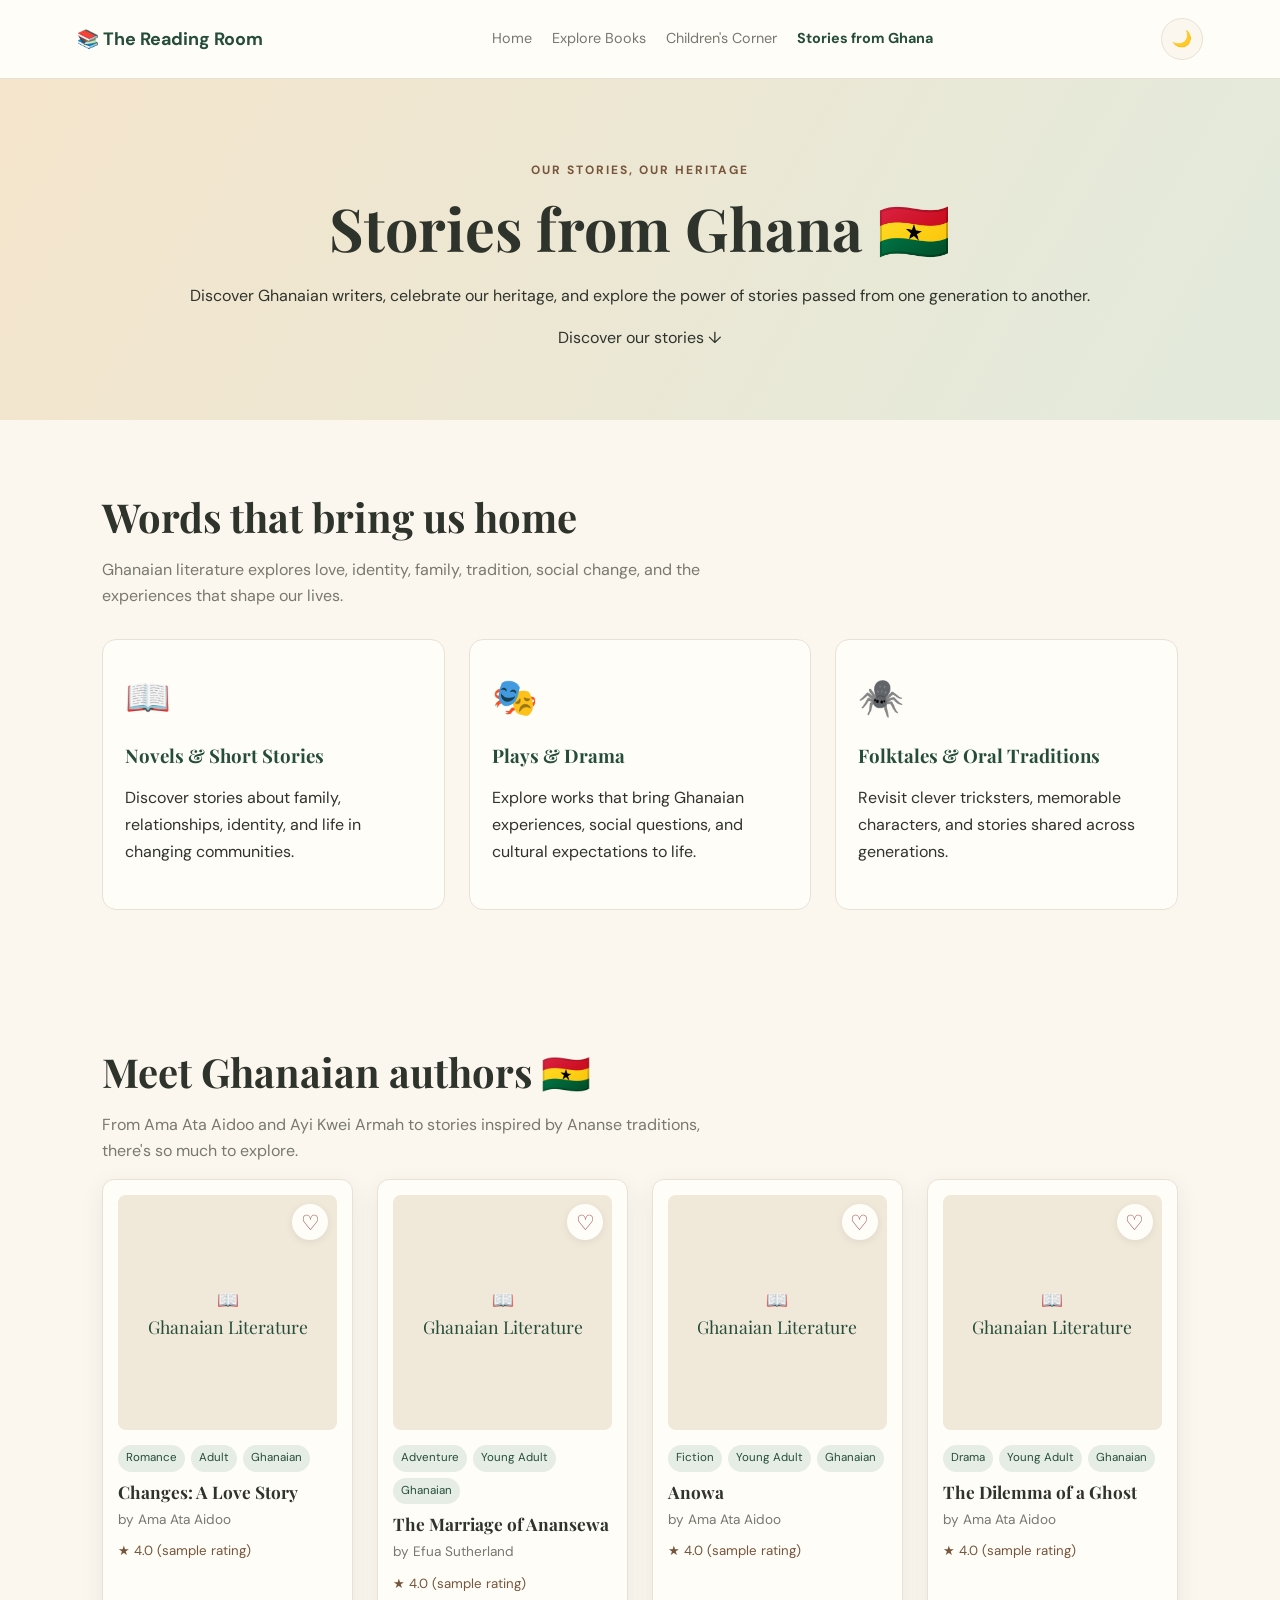
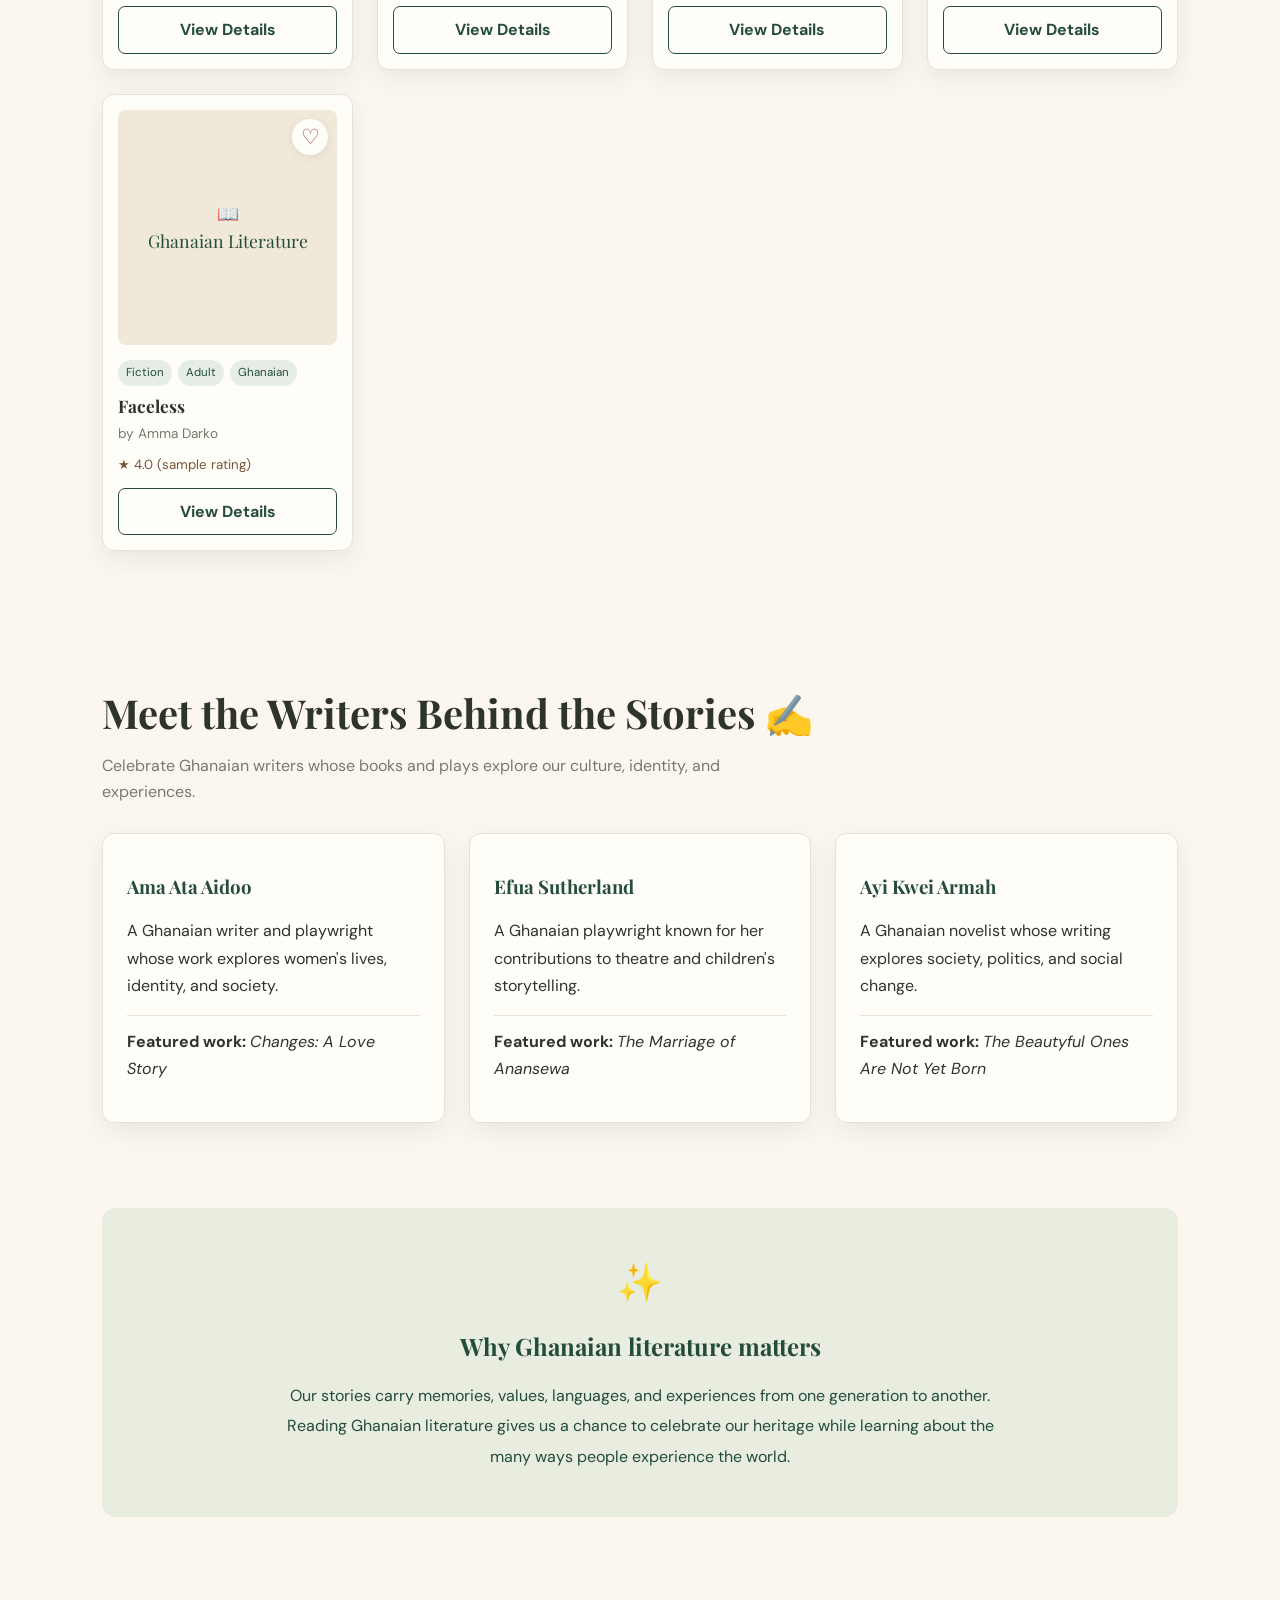
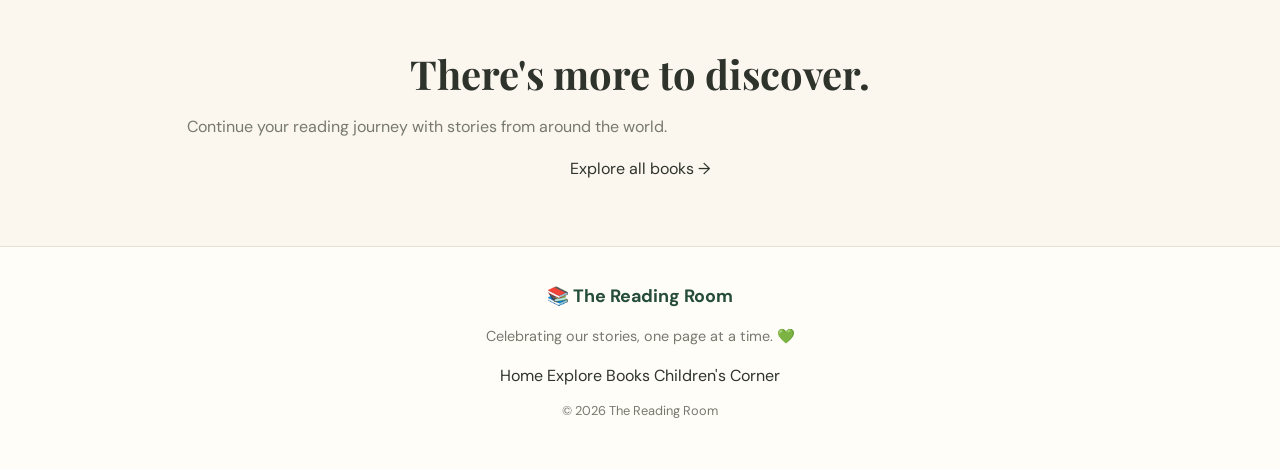
<file: ghana.html>
<!DOCTYPE html>
<html lang="en">
<head>
    <meta charset="UTF-8">
    <meta name="viewport" content="width=device-width, initial-scale=1.0">
    <meta name="description" content="Discover Ghanaian authors, literature, plays, and traditional folktales at The Reading Room.">
    <title>Stories from Ghana | The Reading Room</title>
    <link rel="stylesheet" href="style.css">
    <script src="script.js" defer></script>
</head>
<body>
    <header class="navbar">
        <a href="index.html" class="logo">📚 The Reading Room</a>

        <nav class="nav-links" aria-label="Main navigation">
            <a href="index.html">Home</a>
            <a href="library.html">Explore Books</a>
            <a href="children.html">Children's Corner</a>
            <a class="active" href="ghana.html">Stories from Ghana</a>
        </nav>

        <button id="theme-toggle" class="theme-button"
                type="button" aria-label="Toggle dark mode">🌙</button>
    </header>

    <main>
        <!-- Welcome banner -->
        <section class="page-banner ghana-banner">
            <p class="eyebrow">OUR STORIES, OUR HERITAGE</p>
            <h1>Stories from Ghana 🇬🇭</h1>
            <p>
                Discover Ghanaian writers, celebrate our heritage,
                and explore the power of stories passed from one
                generation to another.
            </p>
            <a href="#ghana-collection" class="button">
                Discover our stories ↓
            </a>
        </section>

        <!-- Introduction -->
        <section class="section">
            <h2>Words that bring us home</h2>
            <p class="section-intro">
                Ghanaian literature explores love, identity, family,
                tradition, social change, and the experiences that
                shape our lives.
            </p>

            <div class="ghana-categories">
                <article class="ghana-category">
                    <span class="ghana-icon">📖</span>
                    <h3>Novels & Short Stories</h3>
                    <p>
                        Discover stories about family, relationships,
                        identity, and life in changing communities.
                    </p>
                </article>

                <article class="ghana-category">
                    <span class="ghana-icon">🎭</span>
                    <h3>Plays & Drama</h3>
                    <p>
                        Explore works that bring Ghanaian experiences,
                        social questions, and cultural expectations to life.
                    </p>
                </article>

                <article class="ghana-category">
                    <span class="ghana-icon">🕷️</span>
                    <h3>Folktales & Oral Traditions</h3>
                    <p>
                        Revisit clever tricksters, memorable characters,
                        and stories shared across generations.
                    </p>
                </article>
            </div>
        </section>

        <!-- Ghanaian book collection -->
        <section class="section" id="ghana-collection">
            <h2>Meet Ghanaian authors 🇬🇭</h2>
            <p class="section-intro">
                From Ama Ata Aidoo and Ayi Kwei Armah to stories
                inspired by Ananse traditions, there's so much to explore.
            </p>

            <!-- JavaScript inserts the books into this container -->
            <div id="ghana-books" class="book-grid"></div>
        </section>

        
        <!-- Ghanaian author spotlight -->
        <section class="section author-spotlight">
            <h2>Meet the Writers Behind the Stories ✍️</h2>
            <p class="section-intro">
                Celebrate Ghanaian writers whose books and plays
                explore our culture, identity, and experiences.
            </p>

            <div class="author-grid">
                <article class="author-card">
                    <h3>Ama Ata Aidoo</h3>
                    <p>
                        A Ghanaian writer and playwright whose work
                        explores women's lives, identity, and society.
                    </p>
                    <p class="author-book">
                        <strong>Featured work:</strong>
                        <em>Changes: A Love Story</em>
                    </p>
                </article>

                <article class="author-card">
                    <h3>Efua Sutherland</h3>
                    <p>
                        A Ghanaian playwright known for her
                        contributions to theatre and children's
                        storytelling.
                    </p>
                    <p class="author-book">
                        <strong>Featured work:</strong>
                        <em>The Marriage of Anansewa</em>
                    </p>
                </article>

                <article class="author-card">
                    <h3>Ayi Kwei Armah</h3>
                    <p>
                        A Ghanaian novelist whose writing explores
                        society, politics, and social change.
                    </p>
                    <p class="author-book">
                        <strong>Featured work:</strong>
                        <em>The Beautyful Ones Are Not Yet Born</em>
                    </p>
                </article>
            </div>
        </section>

        <!-- Heritage message -->
        <section class="ghana-message">
            <span class="ghana-icon">✨</span>
            <h2>Why Ghanaian literature matters</h2>
            <p>
                Our stories carry memories, values, languages, and
                experiences from one generation to another. Reading
                Ghanaian literature gives us a chance to celebrate our
                heritage while learning about the many ways people
                experience the world.
            </p>
        </section>

        <!-- Call to action -->
        <section class="section ghana-cta">
            <h2>There's more to discover.</h2>
            <p class="section-intro">
                Continue your reading journey with stories from
                around the world.
            </p>
            <a href="library.html" class="button">
                Explore all books →
            </a>
        </section>
    </main>

    <footer class="footer">
        <a href="index.html" class="logo">📚 The Reading Room</a>
        <p>Celebrating our stories, one page at a time. 💚</p>

        <div class="footer-links">
            <a href="index.html">Home</a>
            <a href="library.html">Explore Books</a>
            <a href="children.html">Children's Corner</a>
        </div>

        <p class="copyright">© 2026 The Reading Room</p>
    </footer>

    <!-- Book details popup -->
    <dialog id="book-modal" class="book-modal">
        <button id="close-modal" class="close-modal"
                type="button" aria-label="Close book details">✕</button>
        <div id="modal-content"></div>
    </dialog>
</body>
</html>
</file>
<file: style.css>
@import url('https://fonts.googleapis.com/css2?family=DM+Sans:wght@400;500;600;700&family=Playfair+Display:wght@500;600;700&display=swap');

:root {
    --cream: #fbf7ef;
    --paper: #fffdf8;
    --green: #254d3a;
    --green-light: #e5ede4;
    --gold: #d5a64a;
    --brown: #76553b;
    --text: #2e332c;
    --muted: #77796f;
    --border: #e9e1d4;
    --shadow: 0 8px 24px rgba(45, 54, 39, 0.08);
}

* {
    box-sizing: border-box;
}

html {
    scroll-behavior: smooth;
}

body {
    margin: 0;
    background: var(--cream);
    color: var(--text);
    font-family: 'DM Sans', sans-serif;
    line-height: 1.6;
    transition: background 0.25s, color 0.25s;
}

a {
    color: inherit;
    text-decoration: none;
}

button, input, select {
    font: inherit;
}

button, a, select {
    -webkit-tap-highlight-color: transparent;
}

.navbar {
    display: flex;
    align-items: center;
    justify-content: space-between;
    gap: 22px;
    padding: 18px 6%;
    background: var(--paper);
    border-bottom: 1px solid var(--border);
    position: sticky;
    top: 0;
    z-index: 10;
}

.logo {
    color: var(--green);
    font-weight: 700;
    font-size: 1.12rem;
    white-space: nowrap;
}

.nav-links {
    display: flex;
    gap: 20px;
    align-items: center;
    flex-wrap: wrap;
}

.nav-links a {
    color: var(--muted);
    font-size: 0.9rem;
}

.nav-links a:hover,
.nav-links a.active {
    color: var(--green);
    font-weight: 700;
}

.theme-button {
    border: 1px solid var(--border);
    background: var(--cream);
    border-radius: 50%;
    width: 42px;
    height: 42px;
    cursor: pointer;
    flex-shrink: 0;
}

.hero {
    min-height: 450px;
    padding: 75px 8%;
    display: flex;
    align-items: center;
    justify-content: space-between;
    gap: 40px;
    background: linear-gradient(120deg, #f3ecdd, #e6eddf);
}

.hero-content {
    max-width: 650px;
}

.eyebrow {
    color: var(--brown);
    font-size: 0.75rem;
    font-weight: 700;
    letter-spacing: 2px;
    text-transform: uppercase;
}

h1, h2, h3, blockquote {
    font-family: 'Playfair Display', Georgia, serif;
    line-height: 1.2;
}

h1 {
    font-size: clamp(2.6rem, 6vw, 4.5rem);
    margin: 12px 0 20px;
}

.hero h1 span {
    color: var(--green);
}

.hero-content > p:not(.eyebrow) {
    max-width: 570px;
    color: #5c6358;
    font-size: 1.05rem;
}

.hero-buttons {
    display: flex;
    flex-wrap: wrap;
    gap: 12px;
    margin-top: 28px;
}

.btn {
    display: inline-block;
    border-radius: 8px;
    padding: 12px 20px;
    font-weight: 700;
    font-size: 0.9rem;
    transition: transform 0.2s, background 0.2s;
}

.btn:hover {
    transform: translateY(-2px);
}

.btn-primary {
    color: white;
    background: var(--green);
}

.btn-primary:hover {
    background: #183d2c;
}

.btn-secondary {
    color: var(--green);
    border: 1px solid var(--green);
    background: transparent;
}

.hero-decoration {
    min-width: 210px;
    text-align: center;
}

.hero-decoration > span {
    font-size: 8rem;
    display: block;
    transform: rotate(-8deg);
}

.hero-note {
    color: var(--brown);
    font-family: 'Playfair Display', Georgia, serif;
    font-style: italic;
}

.section {
    padding: 65px 8%;
}

.section h2,
.section-heading h2 {
    font-size: clamp(1.8rem, 4vw, 2.5rem);
    margin: 8px 0 12px;
}

.section-intro {
    color: var(--muted);
    max-width: 650px;
}

.welcome-section {
    text-align: center;
}

.welcome-section .section-intro {
    margin: 0 auto 32px;
}

.feature-grid {
    display: grid;
    grid-template-columns: repeat(3, minmax(0, 1fr));
    gap: 20px;
    margin-top: 35px;
    text-align: left;
}

.feature-card {
    background: var(--paper);
    padding: 28px;
    border: 1px solid var(--border);
    border-radius: 14px;
    box-shadow: var(--shadow);
    transition: transform 0.2s;
}

.feature-card:hover {
    transform: translateY(-5px);
}

.feature-icon {
    font-size: 2.3rem;
}

.feature-card h3 {
    color: var(--green);
    font-size: 1.35rem;
    margin-bottom: 10px;
}

.feature-card p {
    color: var(--muted);
    font-size: 0.92rem;
}

.text-link {
    display: inline-block;
    color: var(--green);
    font-weight: 700;
    font-size: 0.9rem;
    margin-top: 10px;
}

.section-heading {
    display: flex;
    align-items: end;
    justify-content: space-between;
    gap: 20px;
    margin-bottom: 25px;
}

.book-grid {
    display: grid;
    grid-template-columns: repeat(4, minmax(0, 1fr));
    gap: 24px;
}

.book-card {
    min-width: 0;
    padding: 15px;
    background: var(--paper);
    border: 1px solid var(--border);
    border-radius: 12px;
    box-shadow: var(--shadow);
    position: relative;
    display: flex;
    flex-direction: column;
}

.cover-wrap {
    height: 235px;
    position: relative;
    display: flex;
    justify-content: center;
    align-items: center;
    background: #f0e8d9;
    border-radius: 8px;
    overflow: hidden;
    margin-bottom: 15px;
}

.book-cover {
    height: 100%;
    width: 100%;
    object-fit: contain;
    display: block;
}

.cover-fallback {
    padding: 20px;
    text-align: center;
    color: var(--green);
    font-family: 'Playfair Display', Georgia, serif;
    font-size: 1.1rem;
}

.favorite-button {
    position: absolute;
    top: 9px;
    right: 9px;
    width: 36px;
    height: 36px;
    border: none;
    border-radius: 50%;
    background: var(--paper);
    color: #a04d4d;
    cursor: pointer;
    font-size: 1.3rem;
    box-shadow: 0 2px 8px #00000012;
}

.book-card h3 {
    font-size: 1.08rem;
    margin: 0 0 6px;
    overflow-wrap: anywhere;
}

.book-author {
    color: var(--muted);
    font-size: 0.85rem;
    margin: 0 0 10px;
}

.book-meta {
    display: flex;
    flex-wrap: wrap;
    gap: 6px;
    margin-bottom: 10px;
}

.book-tag {
    background: var(--green-light);
    color: var(--green);
    border-radius: 30px;
    padding: 4px 8px;
    font-size: 0.72rem;
}

.book-rating {
    color: var(--brown);
    font-size: 0.83rem;
    margin: 0 0 12px;
}

.details-button {
    margin-top: auto;
    padding: 10px;
    border: 1px solid var(--green);
    color: var(--green);
    background: transparent;
    border-radius: 7px;
    cursor: pointer;
    font-weight: 700;
}

.details-button:hover {
    color: white;
    background: var(--green);
}

.quote-section {
    padding: 55px 8%;
    background: var(--green);
    color: white;
    text-align: center;
}

.quote-mark {
    font-family: Georgia, serif;
    font-size: 4rem;
    color: var(--gold);
    line-height: 1;
}

.quote-section blockquote {
    max-width: 750px;
    margin: 0 auto 15px;
    font-size: clamp(1.5rem, 4vw, 2.5rem);
}

.quote-section p {
    color: #e5eadf;
}

.page-banner {
    padding: 70px 8%;
    text-align: center;
    background: linear-gradient(120deg, #f3ecdd, #e6eddf);
}

.page-banner h1 {
    font-size: clamp(2.3rem, 5vw, 3.7rem);
}

.page-banner > p:last-child {
    color: #5c6358;
    max-width: 650px;
    margin: 0 auto;
}

.children-banner {
    background: linear-gradient(120deg, #f8ead7, #e8eddc);
}

.ghana-banner {
    background: linear-gradient(120deg, #f5e5cc, #e2eadc);
}

.library-section label {
    display: block;
    font-weight: 700;
    font-size: 0.9rem;
    margin-bottom: 8px;
}

#search-input,
.filter-row select {
    width: 100%;
    padding: 12px;
    background: var(--paper);
    color: var(--text);
    border: 1px solid var(--border);
    border-radius: 8px;
    margin-bottom: 20px;
}

.filter-row {
    display: grid;
    grid-template-columns: 1fr 1fr;
    gap: 20px;
}

.results-count {
    color: var(--muted);
    font-size: 0.9rem;
    margin: 0 0 18px;
}

.empty-message {
    color: var(--muted);
    padding: 25px;
    background: var(--paper);
    border-radius: 10px;
    text-align: center;
}

.hidden {
    display: none !important;
}

.ghana-message {
    margin: 0 8% 65px;
    padding: 35px;
    background: var(--green-light);
    border-radius: 14px;
}

.ghana-message h2 {
    color: var(--green);
}

.ghana-message p {
    max-width: 850px;
}

.footer {
    text-align: center;
    padding: 35px 20px;
    background: var(--paper);
    border-top: 1px solid var(--border);
}

.footer p {
    color: var(--muted);
    font-size: 0.9rem;
}

.copyright {
    font-size: 0.8rem !important;
}

.book-modal {
    width: min(90%, 520px);
    max-height: 85vh;
    overflow-y: auto;
    padding: 30px;
    background: var(--paper);
    color: var(--text);
    border: 1px solid var(--border);
    border-radius: 15px;
}

.book-modal::backdrop {
    background: rgba(18, 28, 21, 0.65);
}

.close-modal {
    display: block;
    margin-left: auto;
    border: none;
    background: transparent;
    color: var(--text);
    cursor: pointer;
    font-size: 1.3rem;
}

.modal-cover {
    width: 125px;
    height: 175px;
    object-fit: contain;
    display: block;
    margin: 10px auto 20px;
    background: #f0e8d9;
    border-radius: 5px;
}

.modal-title {
    text-align: center;
    color: var(--green);
}

.modal-author {
    text-align: center;
    color: var(--muted);
}

.modal-description {
    line-height: 1.8;
}

.modal-save {
    width: 100%;
    margin-top: 15px;
}

body.dark-mode {
    --cream: #17221b;
    --paper: #223027;
    --green: #a7c6a8;
    --green-light: #2f4234;
    --gold: #e3bd6d;
    --brown: #dfbd8e;
    --text: #f0eee6;
    --muted: #b8c0b4;
    --border: #39483d;
    --shadow: 0 8px 24px rgba(0, 0, 0, 0.16);
}

body.dark-mode .hero,
body.dark-mode .page-banner {
    background: linear-gradient(120deg, #26372b, #29382e);
}

body.dark-mode .hero-content > p:not(.eyebrow),
body.dark-mode .page-banner > p:last-child {
    color: var(--muted);
}

body.dark-mode .feature-card h3,
body.dark-mode .text-link,
body.dark-mode .modal-title {
    color: var(--green);
}

body.dark-mode .cover-wrap {
    background: #344237;
}

body.dark-mode .btn-primary {
    background: #54795d;
    color: white;
}

body.dark-mode .btn-secondary {
    color: var(--green);
    border-color: var(--green);
}

body.dark-mode .ghana-message {
    background: var(--green-light);
}

@media (max-width: 1000px) {
    .navbar {
        flex-wrap: wrap;
    }

    .nav-links {
        order: 3;
        width: 100%;
        justify-content: center;
    }

    .book-grid {
        grid-template-columns: repeat(3, minmax(0, 1fr));
    }

    .feature-grid {
        grid-template-columns: 1fr;
    }
}

@media (max-width: 650px) {
    .navbar {
        padding: 15px 5%;
    }

    .nav-links {
        gap: 10px 16px;
    }

    .nav-links a {
        font-size: 0.82rem;
    }

    .hero {
        padding: 50px 6%;
        text-align: center;
    }

    .hero-decoration {
        display: none;
    }

    .hero-buttons {
        justify-content: center;
    }

    .section {
        padding: 45px 6%;
    }

    .book-grid {
        grid-template-columns: repeat(2, minmax(0, 1fr));
        gap: 13px;
    }

    .book-card {
        padding: 10px;
    }

    .cover-wrap {
        height: 185px;
    }

    .section-heading {
        align-items: flex-start;
        flex-direction: column;
        gap: 5px;
    }

    .filter-row {
        grid-template-columns: 1fr;
        gap: 0;
    }

    .page-banner {
        padding: 50px 6%;
    }

    .ghana-message {
        margin: 0 6% 45px;
        padding: 25px;
    }
}

@media (max-width: 360px) {
    .book-grid {
        grid-template-columns: 1fr;
    }

    .cover-wrap {
        height: 230px;
    }
}

/*STORIES FROM GHANA*/

.ghana-categories {
    display: grid;
    grid-template-columns: repeat(3, minmax(0, 1fr));
    gap: 24px;
    margin-top: 30px;
}

.ghana-category {
    padding: 28px 22px;
    background: var(--paper);
    color: var(--text);
    border: 1px solid var(--border);
    border-radius: 14px;
    transition: transform 0.2s ease, box-shadow 0.2s ease;
}

.ghana-category:hover {
    transform: translateY(-5px);
    box-shadow: var(--shadow);
}

.ghana-icon {
    display: block;
    font-size: 2.3rem;
    margin-bottom: 12px;
}

.ghana-category h3 {
    color: var(--green);
    margin-bottom: 10px;
}

.ghana-category p {
    color: var(--text);
    line-height: 1.7;
}

.ghana-message {
    margin: 20px 8% 60px;
    padding: 45px 30px;
    background: #e8eddf;
    color: #234c3b;
    border-radius: 14px;
    text-align: center;
}

.ghana-message h2,
.ghana-message h3,
.ghana-message p {
    color: #234c3b;
    opacity: 1;
}

.ghana-message p {
    max-width: 750px;
    margin: 15px auto 0;
    line-height: 1.9;
}

.ghana-cta {
    text-align: center;
}

/*HOME PAGE RECOMMENDATION QUIZ*/

.reading-quiz {
    max-width: 1100px;
    margin: 30px auto;
    padding: 35px;
    background: #f5f0e4;
    color: #294536;
    border-radius: 16px;
}

.reading-quiz h2 {
    margin-bottom: 12px;
    color: #294536;
}

.reading-quiz h3,
.reading-quiz p,
.reading-quiz label,
#recommendation-results {
    color: #294536;
    opacity: 1;
}

.reading-quiz .eyebrow {
    color: #94652f;
}

#recommendation-form {
    display: grid;
    grid-template-columns: repeat(3, minmax(0, 1fr));
    gap: 18px;
    margin-top: 28px;
}

.quiz-field {
    display: flex;
    flex-direction: column;
    gap: 8px;
}

.quiz-field label {
    font-weight: 600;
}

.quiz-field select {
    width: 100%;
    padding: 12px;
    border: 1px solid #d8d0c0;
    border-radius: 8px;
    background: #fffdf8;
    color: #263b30;
}

#recommendation-form button {
    grid-column: 1 / -1;
    justify-self: start;
}

#recommendation-results:not(:empty) {
    margin-top: 24px;
}

#recommendation-results .book-card {
    background: #fffdf8;
    color: #294536;
}

#recommendation-results .book-card h3,
#recommendation-results .book-card p {
    color: #294536;
}

#recommendation-results .book-author,
#recommendation-results .book-rating span {
    color: #66766b;
}

#surprise-button {
    margin-top: 16px;
}

.hero-subtitle {
    margin-top: 22px;
    font-size: 0.9rem;
    opacity: 0.85;
}

/* EXPLORE BOOKS PAGE */

.library-search {
    display: flex;
    flex-direction: column;
    gap: 8px;
    margin-bottom: 22px;
}

.library-search label,
.filter-row label {
    font-weight: 600;
}

.library-search input,
.filter-row select {
    width: 100%;
    padding: 12px;
    border: 1px solid #d8d0c0;
    border-radius: 8px;
    background: var(--paper);
    color: var(--text);
}

.filter-row {
    display: grid;
    grid-template-columns: repeat(3, minmax(0, 1fr));
    gap: 18px;
}

.filter-row > div {
    display: flex;
    flex-direction: column;
    gap: 8px;
}

.library-actions {
    display: flex;
    flex-wrap: wrap;
    gap: 12px;
    margin-top: 20px;
}

.library-note {
    text-align: center;
    background: #f5f0e4;
    color: #294536;
    border-radius: 14px;
    margin: 20px auto;
    padding: 30px;
}

.library-note p {
    max-width: 650px;
    margin: 12px auto 0;
    line-height: 1.8;
}

/*DARK MODE*/


body.dark-mode .ghana-category {
    background: var(--paper);
    color: var(--text);
    border-color: var(--border);
}

body.dark-mode .ghana-category h3,
body.dark-mode .ghana-category p {
    color: var(--text);
}

body.dark-mode .ghana-message {
    background: #2f4234;
    color: #f5f0e5;
}

body.dark-mode .ghana-message h2,
body.dark-mode .ghana-message h3,
body.dark-mode .ghana-message p {
    color: #f5f0e5;
    opacity: 1;
}

body.dark-mode .reading-quiz {
    background: #223027;
    color: #f0eee6;
}

body.dark-mode .reading-quiz h2,
body.dark-mode .reading-quiz h3,
body.dark-mode .reading-quiz p,
body.dark-mode .reading-quiz label,
body.dark-mode #recommendation-results {
    color: #f0eee6;
    opacity: 1;
}

body.dark-mode .reading-quiz .eyebrow {
    color: #e3bd8e;
}

body.dark-mode .quiz-field select {
    background: #17221b;
    color: #f0eee6;
    border-color: #657568;
}

body.dark-mode #recommendation-results .book-card {
    background: #2f4234;
    color: #f0eee6;
}

body.dark-mode #recommendation-results .book-card h3,
body.dark-mode #recommendation-results .book-card p {
    color: #f0eee6;
}

body.dark-mode #recommendation-results .book-author,
body.dark-mode #recommendation-results .book-rating span {
    color: #d0d9ce;
}

body.dark-mode .library-note {
    background: #223027;
    color: #f0eee6;
}

/* ACCESSIBILITY AND RESPONSIVE LAYOUT*/

button:focus-visible,
a:focus-visible,
select:focus-visible,
input:focus-visible {
    outline: 3px solid var(--gold);
    outline-offset: 3px;
}

@media (max-width: 700px) {
    .ghana-categories {
        grid-template-columns: 1fr;
    }

    .ghana-message {
        margin: 10px 20px 40px;
        padding: 32px 20px;
    }

    #recommendation-form {
        grid-template-columns: 1fr;
    }

    #recommendation-form button {
        grid-column: auto;
        justify-self: stretch;
    }

    .reading-quiz {
        margin: 20px;
        padding: 24px 20px;
    }

    .filter-row {
        grid-template-columns: 1fr;
    }
}

/* Ghanaian author spotlight */
.author-grid {
    display: grid;
    grid-template-columns: repeat(3, minmax(0, 1fr));
    gap: 24px;
    margin-top: 28px;
}

.author-card {
    padding: 24px;
    background: var(--paper);
    color: var(--text);
    border: 1px solid var(--border);
    border-radius: 12px;
    box-shadow: var(--shadow);
}

.author-card h3 {
    color: var(--green);
}

.author-card p {
    line-height: 1.7;
}

.author-book {
    padding-top: 12px;
    border-top: 1px solid var(--border);
}

@media (max-width: 768px) {
    .author-grid {
        grid-template-columns: 1fr;
    }
}
</file>
